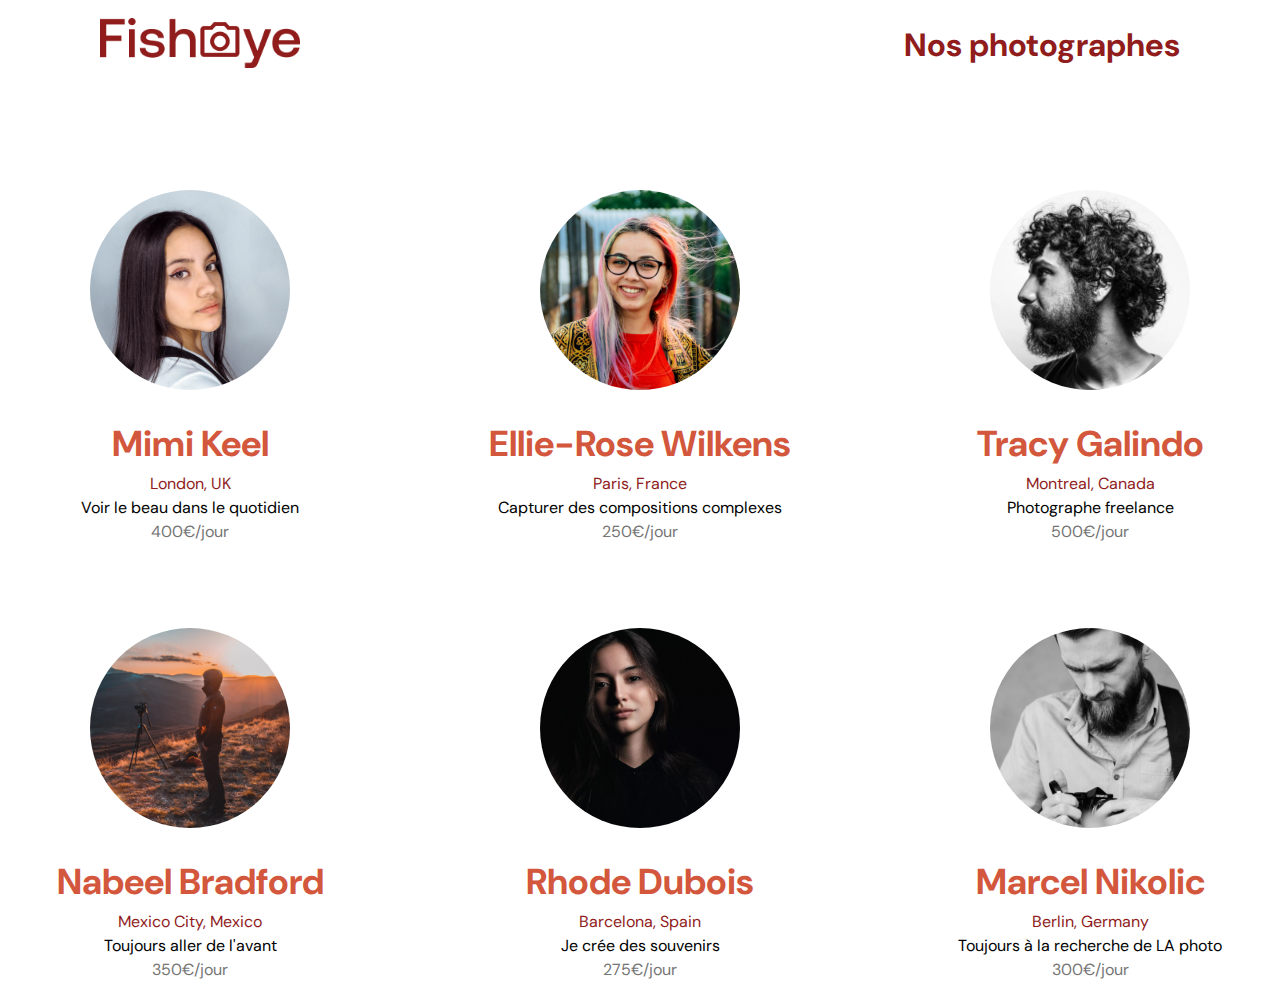
<file: index.html>
<!DOCTYPE html>
<html>
  <head>
    <link href="css/style.css" rel="stylesheet" type="text/css" />
    <meta charset="utf-8" />
    <link rel="icon" type="image/png" href="assets/favicon.png" />
    <link href="https://fonts.googleapis.com/css?family=DM+Sans&display=swap" rel="stylesheet" />
    <title>Fisheye</title>
  </head>
  <body>
    <header class="header" role="banner">
      <a href="/index.html" alt="Fisheye Home page" class="focusableIndex">
        <img src="assets/images/logo.png" class="logo" />
      </a>
      <h1 role="heading">Nos photographes</h1>
    </header>
    <main id="main" role="main">
      <div class="photographer_section"></div>
    </main>
    <script src="scripts/factories/photographer.js"></script>
    <script src="scripts/api/Api.js"></script>
    <script src="scripts/pages/index.js"></script>
  </body>
</html>
</file>
<file: css/style.css>
@import url("photographer.css");
a {
  text-decoration: none;
}
ul {
  margin: 0;
  padding: 0;
}

body {
  font-family: "DM Sans", sans-serif;
  margin: 0;
}

.header {
  display: flex;
  flex-direction: row;
  justify-content: space-between;
  align-items: center;
  height: 90px;
}

h1 {
  color: #901c1c;
  margin-right: 100px;
}

.logo {
  height: 50px;
  margin-left: 100px;
}

.photographer_section {
  display: grid;
  grid-template-columns: 1fr 1fr 1fr;
  gap: 70px;
  margin-top: 100px;
}

/* .photographer_section a {
  justify-self: center;
} */

article a {
  display: flex;
  flex-direction: column;
  align-items: center;
}

.photographer_section article {
  justify-self: center;
  display: flex;
  justify-content: center;
  align-items: center;
  flex-direction: column;
  width: 22rem;
}

.photographer_section article h2 {
  color: #d3573c;
  font-size: 36px;
  /* margin-top: -0.5rem; */
}

.photographer_section article img {
  height: 200px;
  width: 200px;
  border-radius: 50%;
  object-fit: cover;
}

.photographer_section article p:nth-child(2n) {
  margin-top: -1.5rem;
  color: #901c1c;
}
.photographer_section article p:nth-child(3n) {
  margin-top: -0.8rem;
  color: black;
}

.photographer_section article p:nth-child(4n) {
  margin-top: -0.8rem;
  color: #757575;
}
</file>
